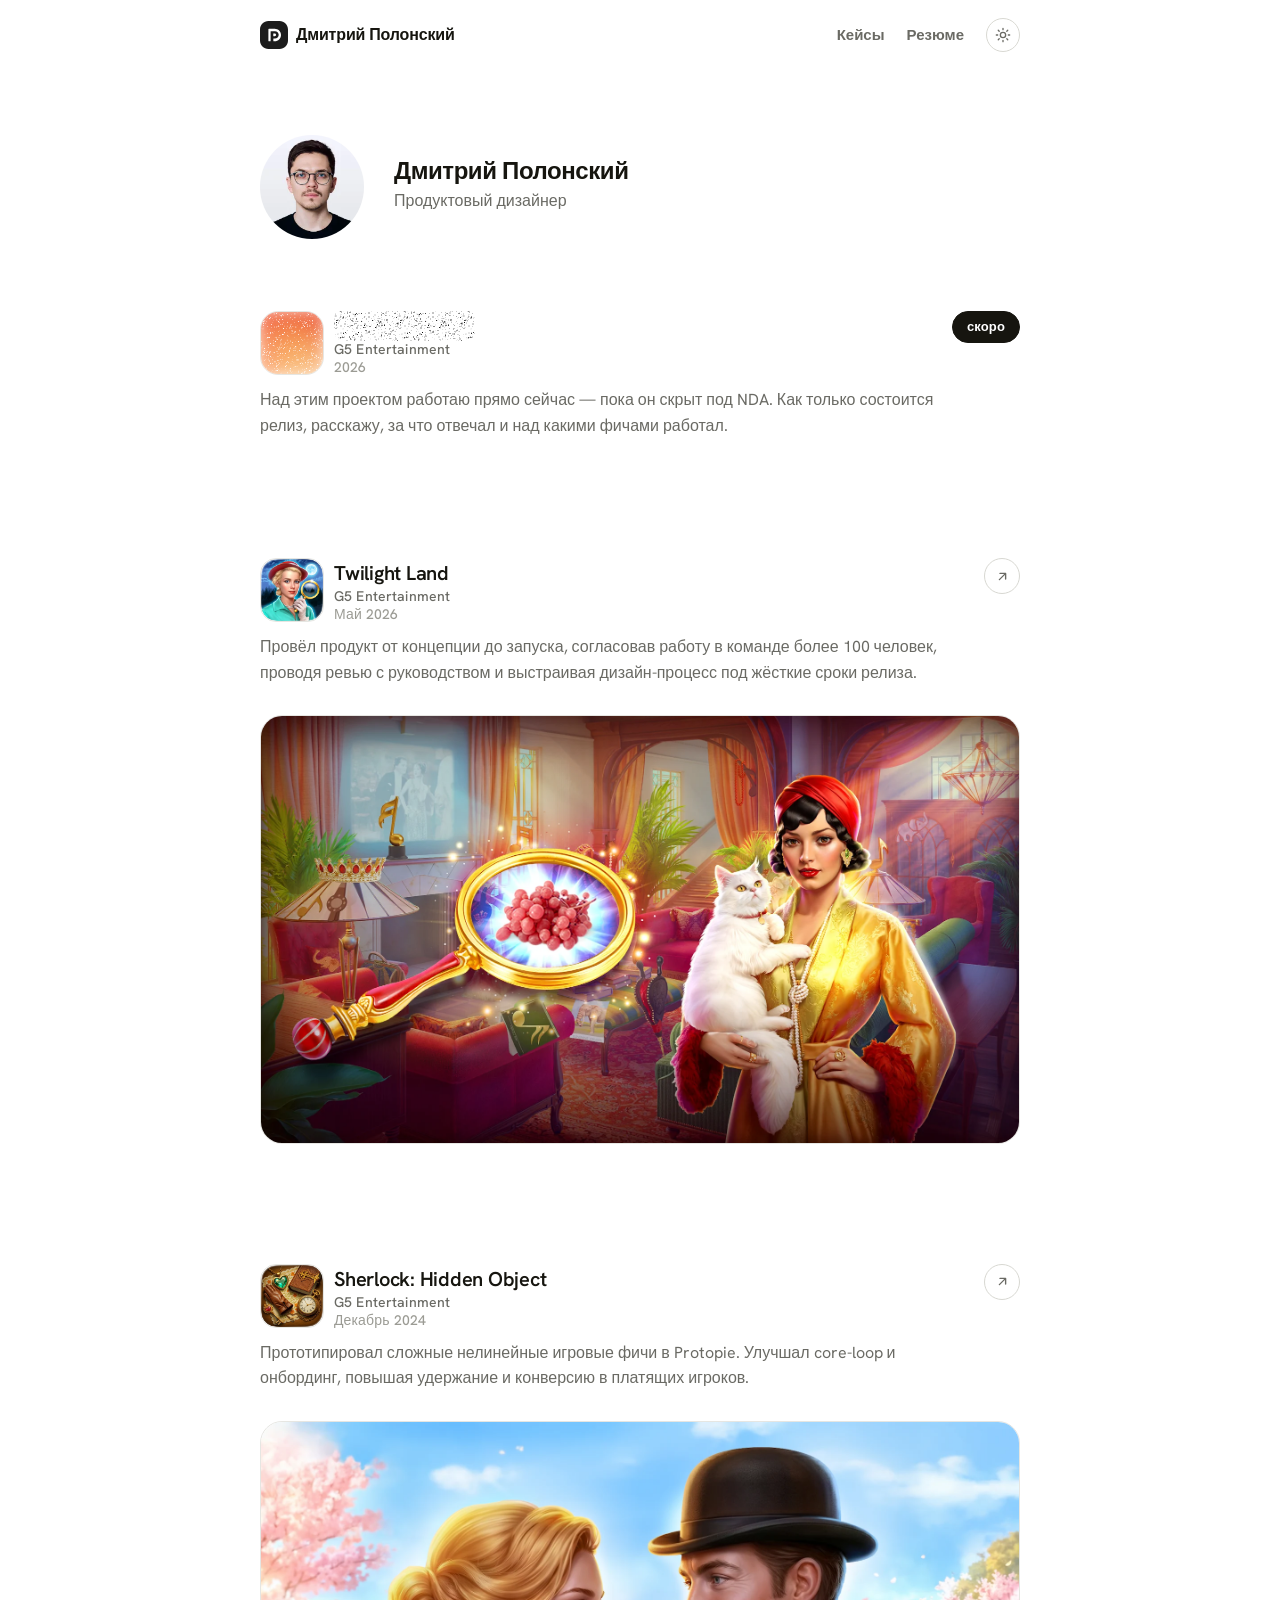
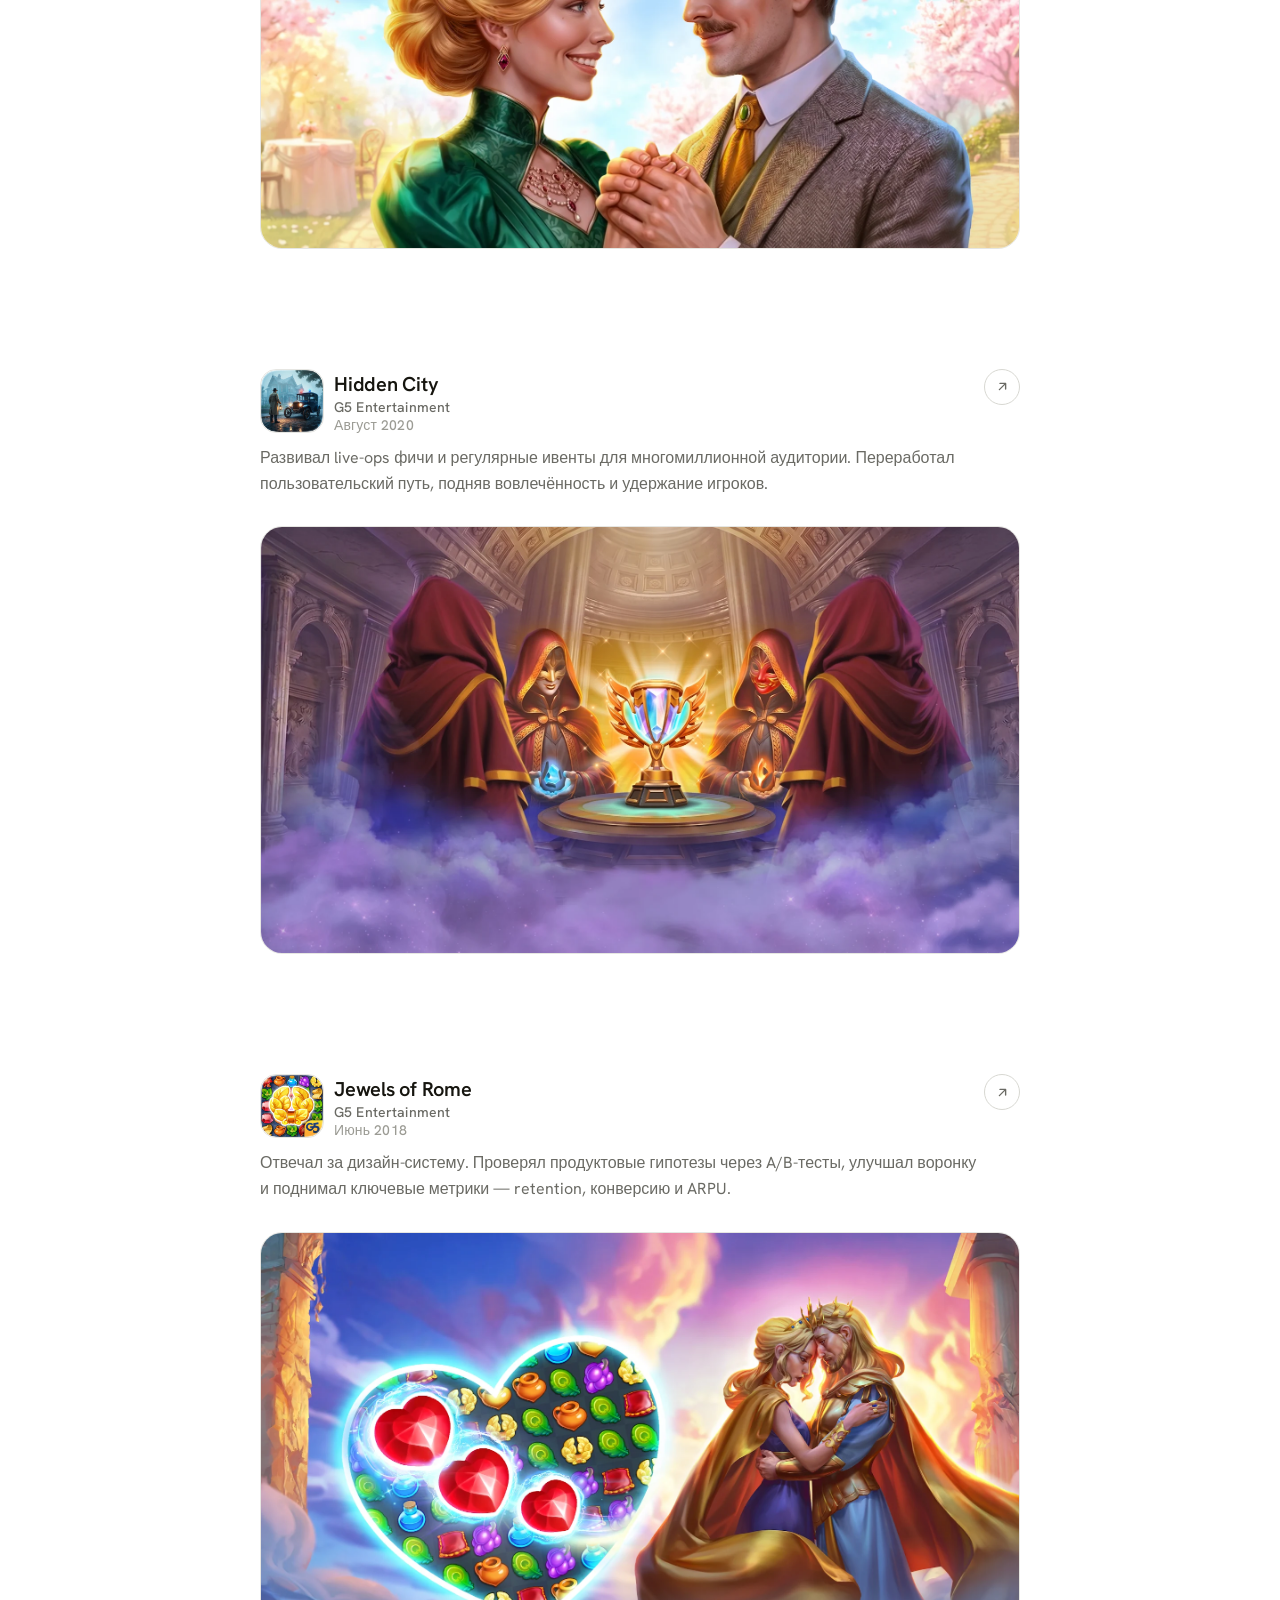
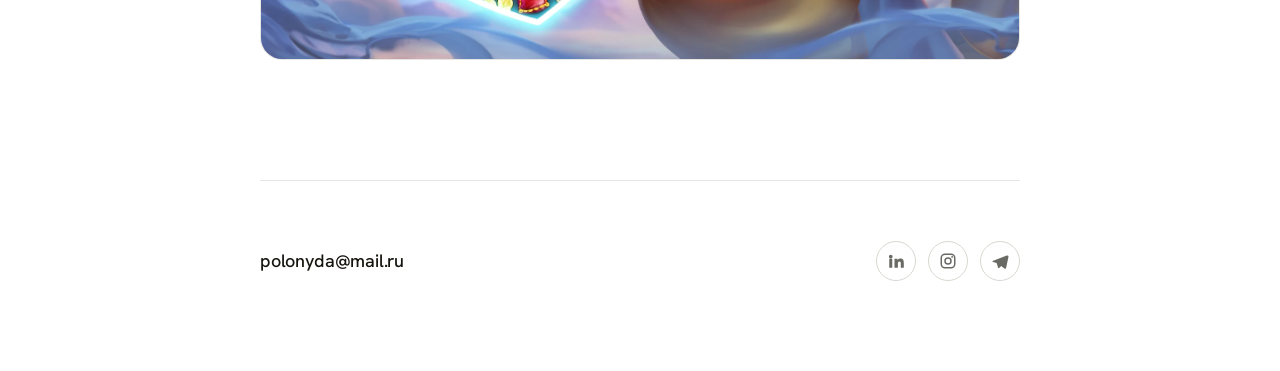
<file: index.html>
<!DOCTYPE html>
<html lang="ru" data-theme="light">
<head>
<meta charset="UTF-8" />
<meta name="viewport" content="width=device-width, initial-scale=1" />
<meta name="theme-color" content="#ffffff" />
<title>Дмитрий Полонский дизайнер интерфейсов</title>
<meta name="description" content="Дмитрий Полонский — дизайнер интерфейсов" />
<link rel="icon" type="image/svg+xml" href="assets/logo.svg" />
<link rel="stylesheet" href="styles.css?v=22" />
</head>
<body>

<!-- ============ NAV ============ -->
<header class="nav" id="nav">
  <div class="nav-inner">
    <a class="wordmark" href="/"><img class="logo" src="assets/logo.svg" alt="" aria-hidden="true" /> <span class="wm-first">Дмитрий</span>Полонский</a>
    <nav class="nav-right">
      <a class="nav-link" href="cases">Кейсы</a>
      <a class="nav-link" href="cv">Резюме</a>
      <button class="theme-toggle" id="themeBtn" aria-label="Toggle theme">
        <svg class="sun" viewBox="0 0 24 24" fill="none" stroke="currentColor" stroke-width="2" stroke-linecap="round"><circle cx="12" cy="12" r="4"/><path d="M12 2v2M12 20v2M4.9 4.9l1.4 1.4M17.7 17.7l1.4 1.4M2 12h2M20 12h2M4.9 19.1l1.4-1.4M17.7 6.3l1.4-1.4"/></svg>
        <svg class="moon" viewBox="0 0 24 24" fill="currentColor"><path d="M21 12.8A9 9 0 1 1 11.2 3a7 7 0 0 0 9.8 9.8z"/></svg>
      </button>
    </nav>
  </div>
</header>

<main id="top">

  <!-- ============ HERO ============ -->
  <section class="hero hero-row wrap" id="about" style="padding-top:64px">
    <img class="avatar" src="assets/avatar.webp" alt="Дмитрий Полонский" width="120" height="120" style="border-radius:100px" />
    <div class="hero-text">
      <h1>Дмитрий Полонский</h1>
      <p class="role">Продуктовый дизайнер</p>
    </div>
  </section>

  <!-- ============ FEED ============ -->
  <section class="feed wrap" style="padding-top:48px">

    <!-- 0 · NDA (spoiler) -->
    <article class="project reveal">
      <div class="project-icon spoiler"><img class="sp-c" src="assets/app-icon-nda.jpg" alt="" /></div>
      <div class="project-info"><a href="#" class="project-head">
        <span class="project-title"><span class="spoiler"><span class="sp-c">Проект в NDA</span></span></span>
      </a><div class="project-meta"><span class="company">G5 Entertainment</span><span class="period">2026</span></div></div>
      <span class="go go-soon">скоро</span>
      <p class="project-desc">Над этим проектом работаю прямо сейчас — пока он скрыт под NDA. Как только состоится релиз, расскажу, за что отвечал и над какими фичами работал.</p>
    </article>

    <!-- 1 · Left Rail -->
    <article class="project reveal">
      <img class="project-icon" src="assets/app-icon.png" alt="" />
      <div class="project-info"><a href="#" class="project-head">
        <span class="project-title">Twilight Land</span>
      </a><div class="project-meta"><span class="company">G5 Entertainment</span><span class="period">Май 2026</span></div></div>
      <span class="go"><svg viewBox="0 0 24 24" fill="none" stroke="currentColor" stroke-width="2.2" stroke-linecap="round" stroke-linejoin="round"><path d="M7 17 17 7M8 7h9v9"/></svg></span>
      <p class="project-desc">Провёл продукт от концепции до запуска, согласовав работу в команде более 100 человек, проводя ревью с руководством и выстраивая дизайн-процесс под жёсткие сроки релиза.</p>
      <div class="showcase">
        <img class="project-banner" src="assets/twilight-banner.png" alt="Twilight Land" />
      </div>
    </article>

    <!-- 2 · Interop -->
    <article class="project reveal">
      <img class="project-icon" src="assets/app-icon-sherlock.png" alt="" />
      <div class="project-info"><a href="#" class="project-head">
        <span class="project-title">Sherlock: Hidden Object</span>
      </a><div class="project-meta"><span class="company">G5 Entertainment</span><span class="period">Декабрь 2024</span></div></div>
      <span class="go"><svg viewBox="0 0 24 24" fill="none" stroke="currentColor" stroke-width="2.2" stroke-linecap="round" stroke-linejoin="round"><path d="M7 17 17 7M8 7h9v9"/></svg></span>
      <p class="project-desc">Прототипировал сложные нелинейные игровые фичи в Protopie. Улучшал core-loop и онбординг, повышая удержание и конверсию в платящих игроков.</p>
      <div class="showcase">
        <img class="project-banner" src="assets/shelock-banner.png" alt="Sherlock: Hidden Object" />
      </div>
    </article>

    <!-- 3 · Reels -->
    <article class="project reveal">
      <img class="project-icon" src="assets/app-icon-hiddencity.png" alt="" />
      <div class="project-info"><a href="#" class="project-head">
        <span class="project-title">Hidden City</span>
      </a><div class="project-meta"><span class="company">G5 Entertainment</span><span class="period">Август 2020</span></div></div>
      <span class="go"><svg viewBox="0 0 24 24" fill="none" stroke="currentColor" stroke-width="2.2" stroke-linecap="round" stroke-linejoin="round"><path d="M7 17 17 7M8 7h9v9"/></svg></span>
      <p class="project-desc">Развивал live-ops фичи и регулярные ивенты для многомиллионной аудитории. Переработал пользовательский путь, подняв вовлечённость и удержание игроков.</p>
      <div class="showcase">
        <img class="project-banner" src="assets/hiddencity-banner.png" alt="Hidden City" />
      </div>
    </article>

    <!-- 4 · Music -->
    <article class="project reveal">
      <img class="project-icon" src="assets/app-icon-rome.png" alt="" />
      <div class="project-info"><a href="#" class="project-head">
        <span class="project-title">Jewels of Rome</span>
      </a><div class="project-meta"><span class="company">G5 Entertainment</span><span class="period">Июнь 2018</span></div></div>
      <span class="go"><svg viewBox="0 0 24 24" fill="none" stroke="currentColor" stroke-width="2.2" stroke-linecap="round" stroke-linejoin="round"><path d="M7 17 17 7M8 7h9v9"/></svg></span>
      <p class="project-desc">Отвечал за дизайн-систему. Проверял продуктовые гипотезы через A/B-тесты, улучшал воронку и поднимал ключевые метрики — retention, конверсию и ARPU.</p>
      <div class="showcase">
        <img class="project-banner" src="assets/rome-banner.png" alt="Jewels of Rome" />
      </div>
    </article>

  </section>

  <!-- ============ FOOTER ============ -->
  <footer class="footer wrap">
    <a class="email" href="mailto:polonyda@mail.ru">polonyda@mail.ru</a>
    <div class="socials">
      <a href="https://www.linkedin.com/in/polonsky-dmitry/" target="_blank" rel="noopener" aria-label="LinkedIn"><svg viewBox="0 0 24 24" fill="currentColor"><path d="M4.98 3.5a2.5 2.5 0 1 1 0 5 2.5 2.5 0 0 1 0-5zM3 9h4v12H3zM10 9h3.8v1.7h.05c.53-1 1.83-2.05 3.77-2.05 4.03 0 4.78 2.65 4.78 6.1V21h-4v-5.4c0-1.3-.02-2.96-1.8-2.96-1.8 0-2.08 1.4-2.08 2.86V21H10z"/></svg></a>
      <a href="https://www.instagram.com/polonyda/" target="_blank" rel="noopener" aria-label="Instagram"><svg viewBox="0 0 24 24" fill="none" stroke="currentColor" stroke-width="2"><rect x="3" y="3" width="18" height="18" rx="5"/><circle cx="12" cy="12" r="4"/><circle cx="17.5" cy="6.5" r="1.2" fill="currentColor" stroke="none"/></svg></a>
      <a href="https://t.me/PolonskDA" target="_blank" rel="noopener" aria-label="Telegram"><svg viewBox="0 0 24 24" fill="currentColor"><path d="M21.94 4.3 2.9 11.64c-1.3.52-1.29 1.26-.24 1.58l4.88 1.52 1.88 5.78c.24.66.12.92.81.92.53 0 .77-.24 1.06-.53l2.3-2.24 4.79 3.54c.88.49 1.51.24 1.73-.82l3.13-14.74c.32-1.3-.5-1.88-1.31-1.57z"/></svg></a>
    </div>
  </footer>

</main>

<script src="image-slot.js"></script>
<script>
// Theme: respect saved choice, else system preference
(function () {
  const root = document.documentElement;
  const saved = localStorage.getItem('jk-theme');
  const prefersDark = window.matchMedia('(prefers-color-scheme: dark)').matches;
  root.setAttribute('data-theme', saved || (prefersDark ? 'dark' : 'light'));
  const setTC = () => { const col = getComputedStyle(root).getPropertyValue('--bg').trim() || '#ffffff'; const old = document.querySelector('meta[name="theme-color"]'); if (old) old.remove(); const m = document.createElement('meta'); m.setAttribute('name', 'theme-color'); m.setAttribute('content', col); document.head.appendChild(m); };
  setTC();
  const btn = document.getElementById('themeBtn');
  btn.addEventListener('click', () => {
    const next = root.getAttribute('data-theme') === 'dark' ? 'light' : 'dark';
    root.setAttribute('data-theme', next);
    localStorage.setItem('jk-theme', next);
    setTC();
  });
})();
// Nav border on scroll
(function () {
  const nav = document.getElementById('nav');
  const onScroll = () => nav.classList.toggle('scrolled', window.scrollY > 8);
  onScroll();
  window.addEventListener('scroll', onScroll, { passive: true });
})();
// Scroll reveal
(function () {
  const items = document.querySelectorAll('.reveal');
  if (!('IntersectionObserver' in window)) { items.forEach((el) => el.classList.add('in')); return; }
  const io = new IntersectionObserver((entries) => {
    entries.forEach((e) => { if (e.isIntersecting) { e.target.classList.add('in'); io.unobserve(e.target); } });
  }, { threshold: 0.12, rootMargin: '0px 0px -8% 0px' });
  items.forEach((el) => io.observe(el));
})();
// Telegram-style spoiler particles (smooth, lightweight)
(function () {
  const spoilers = Array.from(document.querySelectorAll('.spoiler'));
  if (!spoilers.length) return;

  // One small seamless (toroidal) particle field, simulated once per frame,
  // then tiled over every spoiler via a repeating pattern. Heavy math touches
  // only TILE×TILE pixels regardless of how big/many the spoilers are → cheap @ 60fps.
  const TILE = 128;
  function mkTile() {
    const c = document.createElement('canvas'); c.width = c.height = TILE;
    const ctx = c.getContext('2d');
    const img = ctx.createImageData(TILE, TILE);
    return { c, ctx, img, buf: new Uint32Array(img.data.buffer) };
  }
  const white = mkTile(), black = mkTile();

  const N = Math.round((TILE * TILE) / 22);
  const ps = [];
  for (let i = 0; i < N; i++) {
    ps.push({
      x: Math.random() * TILE, y: Math.random() * TILE,
      vx: (Math.random() - 0.5) * 12, vy: (Math.random() - 0.5) * 12,
      a: Math.random(),
      da: (Math.random() * 0.03 + 0.008) * (Math.random() < 0.5 ? -1 : 1),
      s: Math.random() < 0.5 ? 1 : 2
    });
  }

  // title dots: black on light theme, white on dark theme; everything else white
  const isDark = () => document.documentElement.getAttribute('data-theme') === 'dark';
  const tileFor = (f) => (f.isTitle && !isDark()) ? black.c : white.c;
  const fields = spoilers.map((el) => {
    const c = document.createElement('canvas');
    c.className = 'spoiler-fx';
    el.appendChild(c);
    const f = { el, c, ctx: c.getContext('2d'), isTitle: !!el.closest('.project-title'), w: 0, h: 0, visible: true };
    f.tile = tileFor(f);
    return f;
  });
  new MutationObserver(() => { for (const f of fields) f.tile = tileFor(f); })
    .observe(document.documentElement, { attributes: true, attributeFilter: ['data-theme'] });
  const RS = 2;  // 2× res everywhere → smaller, denser particles like on mobile
  function resize() {
    for (const f of fields) {
      const r = f.el.getBoundingClientRect();
      f.w = Math.max(1, Math.round(r.width * RS));
      f.h = Math.max(1, Math.round(r.height * RS));
      f.c.width = f.w; f.c.height = f.h;
    }
  }
  resize();
  window.addEventListener('resize', resize);
  window.addEventListener('load', resize);
  // recompute once each spoiler reaches its real size (e.g. after the banner image loads)
  if ('ResizeObserver' in window) {
    const ro = new ResizeObserver(() => resize());
    fields.forEach((f) => ro.observe(f.el));
  }

  const wb = white.buf, bb = black.buf;
  let last = performance.now(), running = true;
  function frame(now) {
    if (running) requestAnimationFrame(frame);
    const step = Math.min((now - last) / 1000, 0.05);
    last = now;

    wb.fill(0); bb.fill(0);
    for (const p of ps) {
      p.x += p.vx * step; p.y += p.vy * step;
      if (p.x < 0) p.x += TILE; else if (p.x >= TILE) p.x -= TILE;
      if (p.y < 0) p.y += TILE; else if (p.y >= TILE) p.y -= TILE;
      p.a += p.da;
      if (p.a <= 0.05) { p.a = 0.05; p.da = -p.da; }
      else if (p.a >= 1) { p.a = 1; p.da = -p.da; }
      const al = (p.a * 255) << 24, wc = al | 0x00ffffff, bc = al;
      const px = p.x | 0, py = p.y | 0;
      const put = (xx, yy) => {
        const i = ((yy & (TILE - 1)) * TILE) + (xx & (TILE - 1)); // wrap (TILE is pow2)
        wb[i] = wc; bb[i] = bc;
      };
      put(px, py);
      if (p.s === 2) { put(px + 1, py); put(px, py + 1); put(px + 1, py + 1); }
    }
    white.ctx.putImageData(white.img, 0, 0);
    black.ctx.putImageData(black.img, 0, 0);

    for (const f of fields) {
      if (!f.visible) continue;
      const ctx = f.ctx;
      ctx.clearRect(0, 0, f.w, f.h);
      ctx.fillStyle = ctx.createPattern(f.tile, 'repeat');
      ctx.fillRect(0, 0, f.w, f.h);
    }
  }

  if ('IntersectionObserver' in window) {
    const io = new IntersectionObserver((entries) => {
      entries.forEach((e) => {
        const f = fields.find((x) => x.el === e.target);
        if (f) f.visible = e.isIntersecting;
      });
    }, { rootMargin: '60px' });
    fields.forEach((f) => io.observe(f.el));
  }
  document.addEventListener('visibilitychange', () => {
    if (document.hidden) { running = false; }
    else if (!running) { running = true; last = performance.now(); requestAnimationFrame(frame); }
  });

  requestAnimationFrame(frame);
})();
</script>
</body>
</html>
</file>
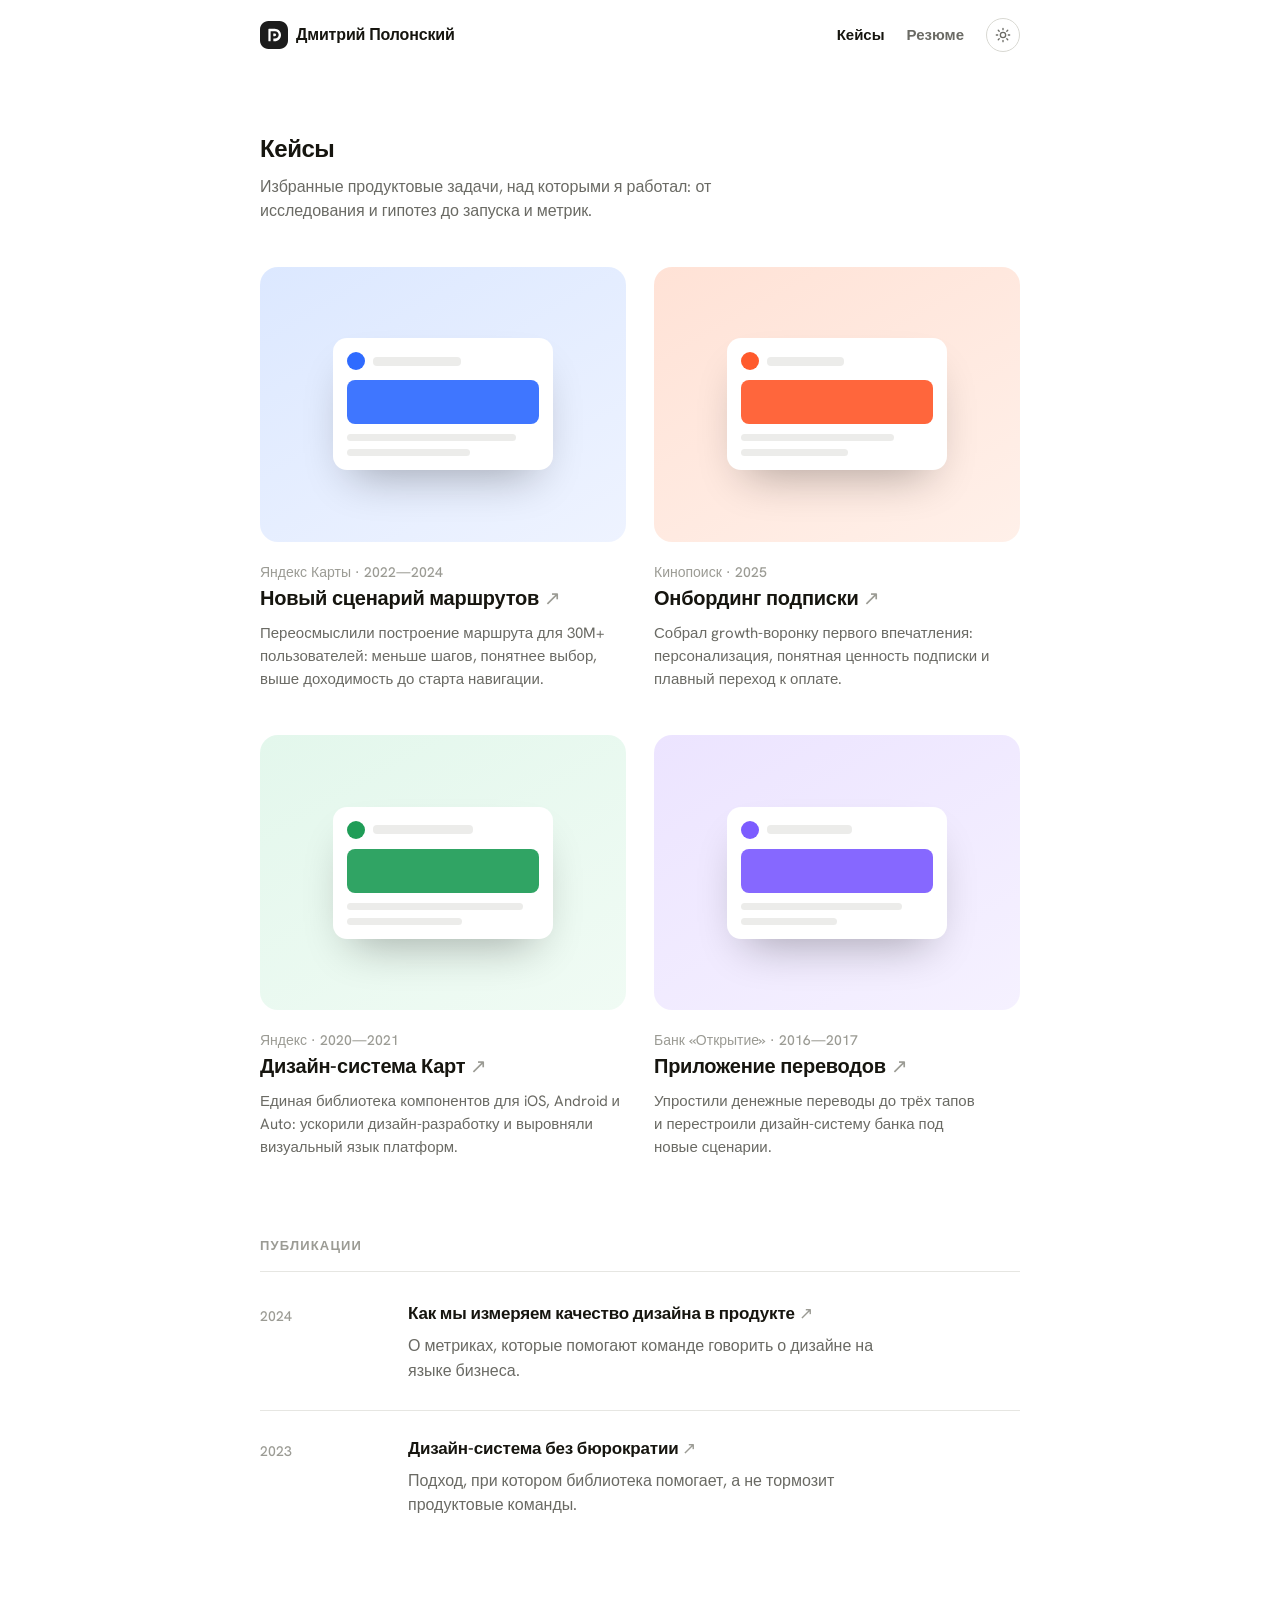
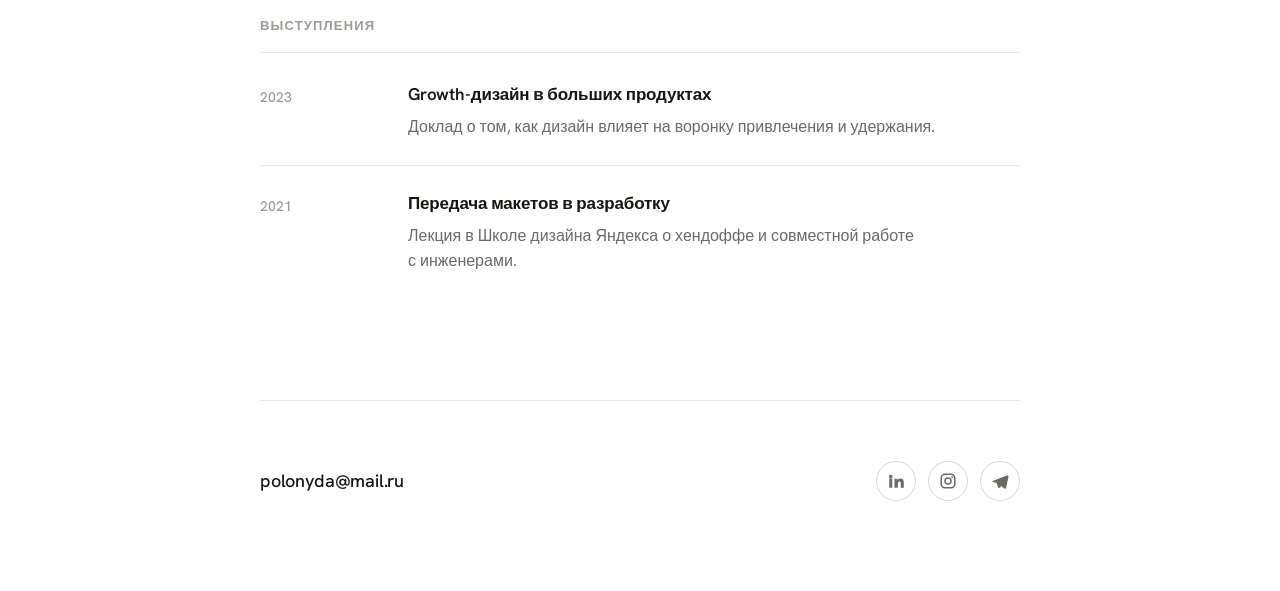
<file: cases.html>
<!DOCTYPE html>
<html lang="ru" data-theme="light">
<head>
<meta charset="UTF-8" />
<meta name="viewport" content="width=device-width, initial-scale=1" />
<meta name="theme-color" content="#ffffff" />
<title>Дмитрий Полонский — Кейсы</title>
<meta name="description" content="Избранные кейсы — цифровой продуктовый дизайнер" />
<link rel="icon" type="image/svg+xml" href="assets/logo.svg" />
<link rel="stylesheet" href="styles.css?v=22" />
</head>
<body>

<!-- ============ NAV ============ -->
<header class="nav" id="nav">
  <div class="nav-inner">
    <a class="wordmark" href="/"><img class="logo" src="assets/logo.svg" alt="" aria-hidden="true" /> <span class="wm-first">Дмитрий</span>Полонский</a>
    <nav class="nav-right">
      <a class="nav-link active" href="cases">Кейсы</a>
      <a class="nav-link" href="cv">Резюме</a>
      <button class="theme-toggle" id="themeBtn" aria-label="Toggle theme">
        <svg class="sun" viewBox="0 0 24 24" fill="none" stroke="currentColor" stroke-width="2" stroke-linecap="round"><circle cx="12" cy="12" r="4"/><path d="M12 2v2M12 20v2M4.9 4.9l1.4 1.4M17.7 17.7l1.4 1.4M2 12h2M20 12h2M4.9 19.1l1.4-1.4M17.7 6.3l1.4-1.4"/></svg>
        <svg class="moon" viewBox="0 0 24 24" fill="currentColor"><path d="M21 12.8A9 9 0 1 1 11.2 3a7 7 0 0 0 9.8 9.8z"/></svg>
      </button>
    </nav>
  </div>
</header>

<main id="top">

  <!-- ============ INTRO ============ -->
  <section class="page-head wrap">
    <h1>Кейсы</h1>
    <p>Избранные продуктовые задачи, над которыми я работал: от исследования и гипотез до запуска и метрик.</p>
  </section>

  <!-- ============ CASE LIST ============ -->
  <section class="wrap">
    <div class="case-list">

      <article class="case-card reveal" style="--cg1:#dce8ff;--cg2:#eef3ff;--accent2:#2f6bff">
        <a class="case-cover" href="case-maps" aria-label="Открыть кейс">
          <div class="cover-screen">
            <div class="cs-top"><span class="cs-dot"></span><span class="cs-line lg" style="width:46%"></span></div>
            <div class="cs-hero"></div>
            <span class="cs-line" style="width:88%"></span>
            <span class="cs-line" style="width:64%"></span>
          </div>
        </a>
        <div class="case-meta">Яндекс Карты · 2022—2024</div>
        <a class="case-title-link" href="case-maps">Новый сценарий маршрутов <span class="ext">↗</span></a>
        <p class="case-desc">Переосмыслили построение маршрута для 30M+ пользователей: меньше шагов, понятнее выбор, выше доходимость до старта навигации.</p>
      </article>

      <article class="case-card reveal" style="--cg1:#ffe2d6;--cg2:#fff0e9;--accent2:#ff5a2c">
        <a class="case-cover" href="case-kinopoisk" aria-label="Открыть кейс">
          <div class="cover-screen">
            <div class="cs-top"><span class="cs-dot"></span><span class="cs-line lg" style="width:40%"></span></div>
            <div class="cs-hero"></div>
            <span class="cs-line" style="width:80%"></span>
            <span class="cs-line" style="width:56%"></span>
          </div>
        </a>
        <div class="case-meta">Кинопоиск · 2025</div>
        <a class="case-title-link" href="case-kinopoisk">Онбординг подписки <span class="ext">↗</span></a>
        <p class="case-desc">Собрал growth-воронку первого впечатления: персонализация, понятная ценность подписки и плавный переход к оплате.</p>
      </article>

      <article class="case-card reveal" style="--cg1:#e3f7ec;--cg2:#f0fbf4;--accent2:#1f9d57">
        <a class="case-cover" href="case-ds" aria-label="Открыть кейс">
          <div class="cover-screen">
            <div class="cs-top"><span class="cs-dot"></span><span class="cs-line lg" style="width:52%"></span></div>
            <div class="cs-hero"></div>
            <span class="cs-line" style="width:92%"></span>
            <span class="cs-line" style="width:60%"></span>
          </div>
        </a>
        <div class="case-meta">Яндекс · 2020—2021</div>
        <a class="case-title-link" href="case-ds">Дизайн-система Карт <span class="ext">↗</span></a>
        <p class="case-desc">Единая библиотека компонентов для iOS, Android и Auto: ускорили дизайн-разработку и выровняли визуальный язык платформ.</p>
      </article>

      <article class="case-card reveal" style="--cg1:#ece4ff;--cg2:#f5f1ff;--accent2:#7c5cff">
        <a class="case-cover" href="case-bank" aria-label="Открыть кейс">
          <div class="cover-screen">
            <div class="cs-top"><span class="cs-dot"></span><span class="cs-line lg" style="width:44%"></span></div>
            <div class="cs-hero"></div>
            <span class="cs-line" style="width:84%"></span>
            <span class="cs-line" style="width:50%"></span>
          </div>
        </a>
        <div class="case-meta">Банк «Открытие» · 2016—2017</div>
        <a class="case-title-link" href="case-bank">Приложение переводов <span class="ext">↗</span></a>
        <p class="case-desc">Упростили денежные переводы до трёх тапов и перестроили дизайн-систему банка под новые сценарии.</p>
      </article>

    </div>
  </section>

  <!-- ============ WRITING ============ -->
  <section class="cv wrap" style="padding-top:0">
    <div class="cv-group">
      <div class="cv-group-title">Публикации</div>

      <div class="cv-entry reveal">
        <div class="cv-year">2024</div>
        <div class="cv-body">
          <a class="cv-role" href="#" target="_blank" rel="noopener">Как мы измеряем качество дизайна в продукте <span class="ext">↗</span></a>
          <p class="cv-desc">О метриках, которые помогают команде говорить о дизайне на языке бизнеса.</p>
        </div>
      </div>

      <div class="cv-entry reveal">
        <div class="cv-year">2023</div>
        <div class="cv-body">
          <a class="cv-role" href="#" target="_blank" rel="noopener">Дизайн-система без бюрократии <span class="ext">↗</span></a>
          <p class="cv-desc">Подход, при котором библиотека помогает, а не тормозит продуктовые команды.</p>
        </div>
      </div>
    </div>

    <!-- ============ SPEAKING ============ -->
    <div class="cv-group">
      <div class="cv-group-title">Выступления</div>

      <div class="cv-entry reveal">
        <div class="cv-year">2023</div>
        <div class="cv-body">
          <span class="cv-role">Growth-дизайн в больших продуктах</span>
          <p class="cv-desc">Доклад о том, как дизайн влияет на воронку привлечения и удержания.</p>
        </div>
      </div>

      <div class="cv-entry reveal">
        <div class="cv-year">2021</div>
        <div class="cv-body">
          <span class="cv-role">Передача макетов в разработку</span>
          <p class="cv-desc">Лекция в Школе дизайна Яндекса о хендоффе и совместной работе с инженерами.</p>
        </div>
      </div>
    </div>
  </section>

  <!-- ============ FOOTER ============ -->
  <footer class="footer wrap">
    <a class="email" href="mailto:polonyda@mail.ru">polonyda@mail.ru</a>
    <div class="socials">
      <a href="https://www.linkedin.com/in/polonsky-dmitry/" target="_blank" rel="noopener" aria-label="LinkedIn"><svg viewBox="0 0 24 24" fill="currentColor"><path d="M4.98 3.5a2.5 2.5 0 1 1 0 5 2.5 2.5 0 0 1 0-5zM3 9h4v12H3zM10 9h3.8v1.7h.05c.53-1 1.83-2.05 3.77-2.05 4.03 0 4.78 2.65 4.78 6.1V21h-4v-5.4c0-1.3-.02-2.96-1.8-2.96-1.8 0-2.08 1.4-2.08 2.86V21H10z"/></svg></a>
      <a href="https://www.instagram.com/polonyda/" target="_blank" rel="noopener" aria-label="Instagram"><svg viewBox="0 0 24 24" fill="none" stroke="currentColor" stroke-width="2"><rect x="3" y="3" width="18" height="18" rx="5"/><circle cx="12" cy="12" r="4"/><circle cx="17.5" cy="6.5" r="1.2" fill="currentColor" stroke="none"/></svg></a>
      <a href="https://t.me/PolonskDA" target="_blank" rel="noopener" aria-label="Telegram"><svg viewBox="0 0 24 24" fill="currentColor"><path d="M21.94 4.3 2.9 11.64c-1.3.52-1.29 1.26-.24 1.58l4.88 1.52 1.88 5.78c.24.66.12.92.81.92.53 0 .77-.24 1.06-.53l2.3-2.24 4.79 3.54c.88.49 1.51.24 1.73-.82l3.13-14.74c.32-1.3-.5-1.88-1.31-1.57z"/></svg></a>
    </div>
  </footer>

</main>

<script>
(function () {
  const root = document.documentElement;
  const saved = localStorage.getItem('jk-theme');
  const prefersDark = window.matchMedia('(prefers-color-scheme: dark)').matches;
  root.setAttribute('data-theme', saved || (prefersDark ? 'dark' : 'light'));
  const setTC = () => { const col = getComputedStyle(root).getPropertyValue('--bg').trim() || '#ffffff'; const old = document.querySelector('meta[name="theme-color"]'); if (old) old.remove(); const m = document.createElement('meta'); m.setAttribute('name', 'theme-color'); m.setAttribute('content', col); document.head.appendChild(m); };
  setTC();
  const btn = document.getElementById('themeBtn');
  btn.addEventListener('click', () => {
    const next = root.getAttribute('data-theme') === 'dark' ? 'light' : 'dark';
    root.setAttribute('data-theme', next);
    localStorage.setItem('jk-theme', next);
    setTC();
  });
})();
(function () {
  const nav = document.getElementById('nav');
  const onScroll = () => nav.classList.toggle('scrolled', window.scrollY > 8);
  onScroll();
  window.addEventListener('scroll', onScroll, { passive: true });
})();
(function () {
  const items = document.querySelectorAll('.reveal');
  if (!('IntersectionObserver' in window)) { items.forEach((el) => el.classList.add('in')); return; }
  const io = new IntersectionObserver((entries) => {
    entries.forEach((e) => { if (e.isIntersecting) { e.target.classList.add('in'); io.unobserve(e.target); } });
  }, { threshold: 0.08, rootMargin: '0px 0px -6% 0px' });
  items.forEach((el) => io.observe(el));
})();
</script>
</body>
</html>
</file>
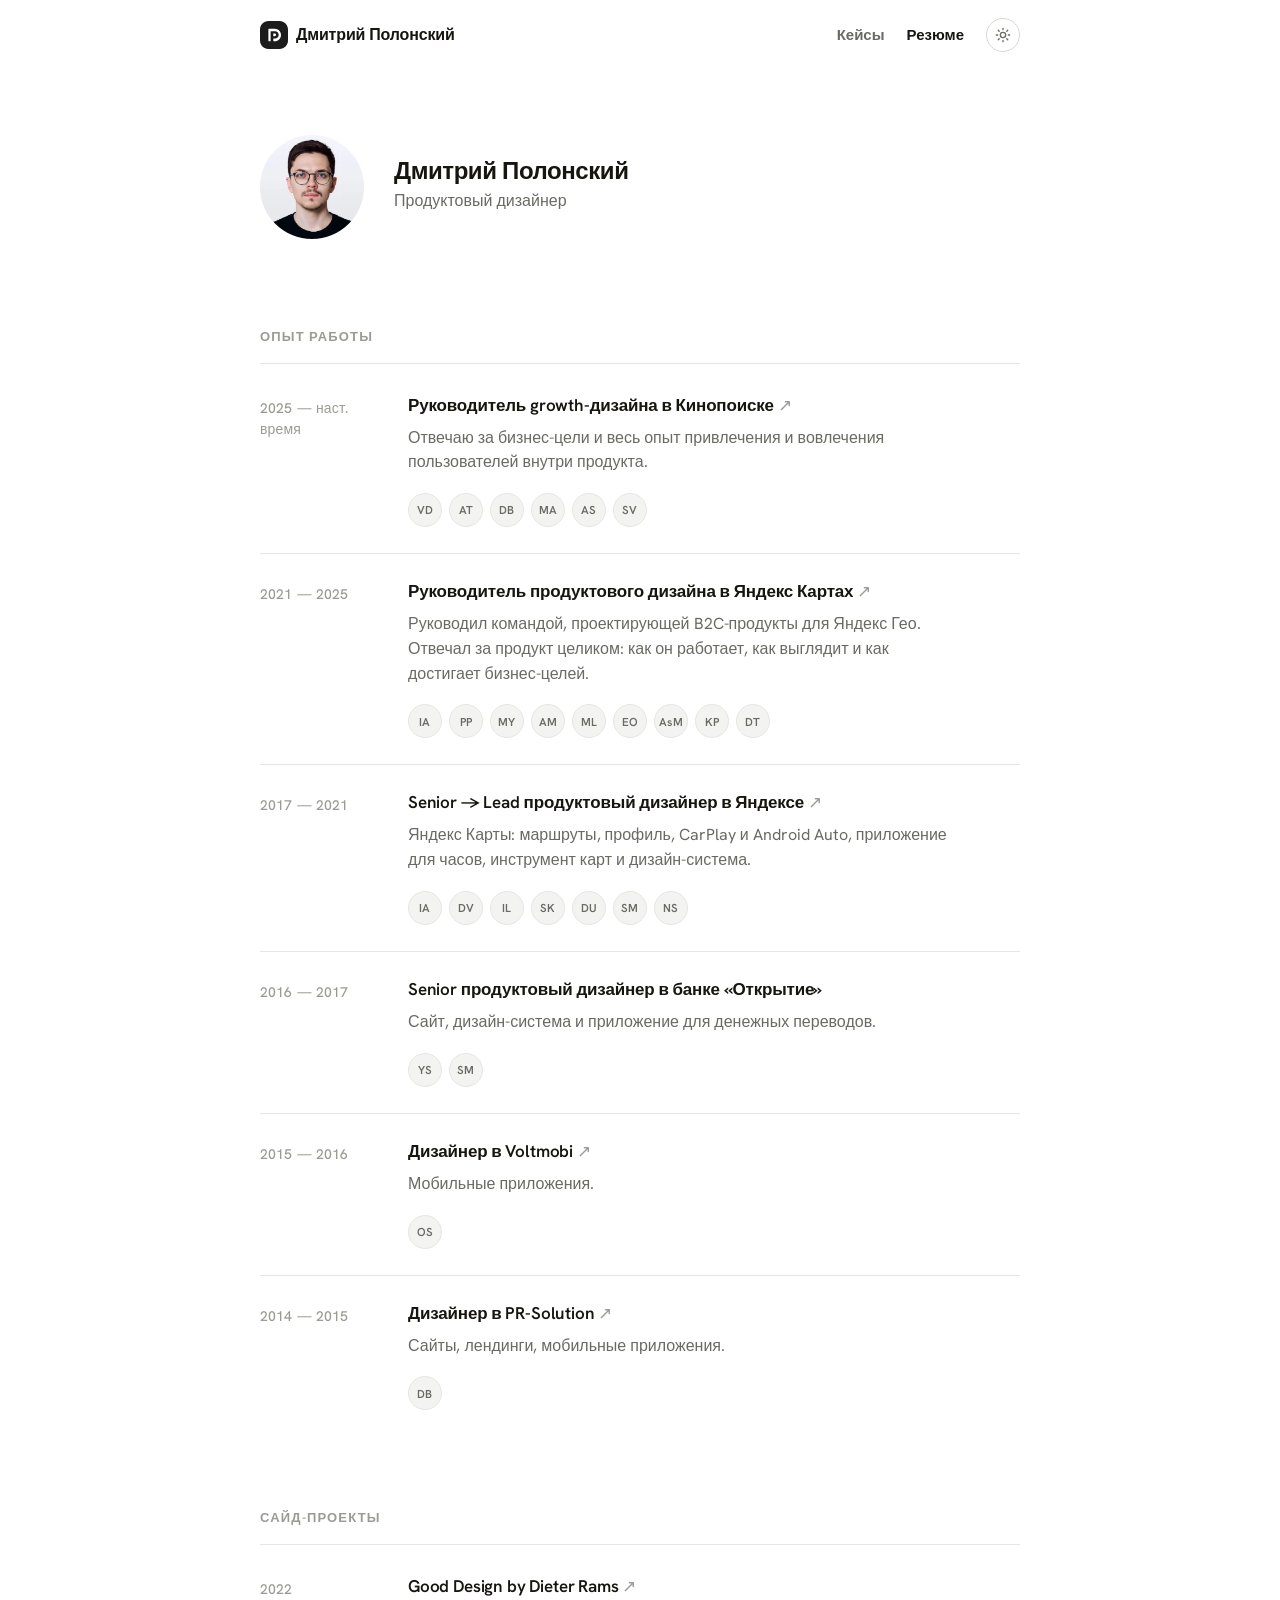
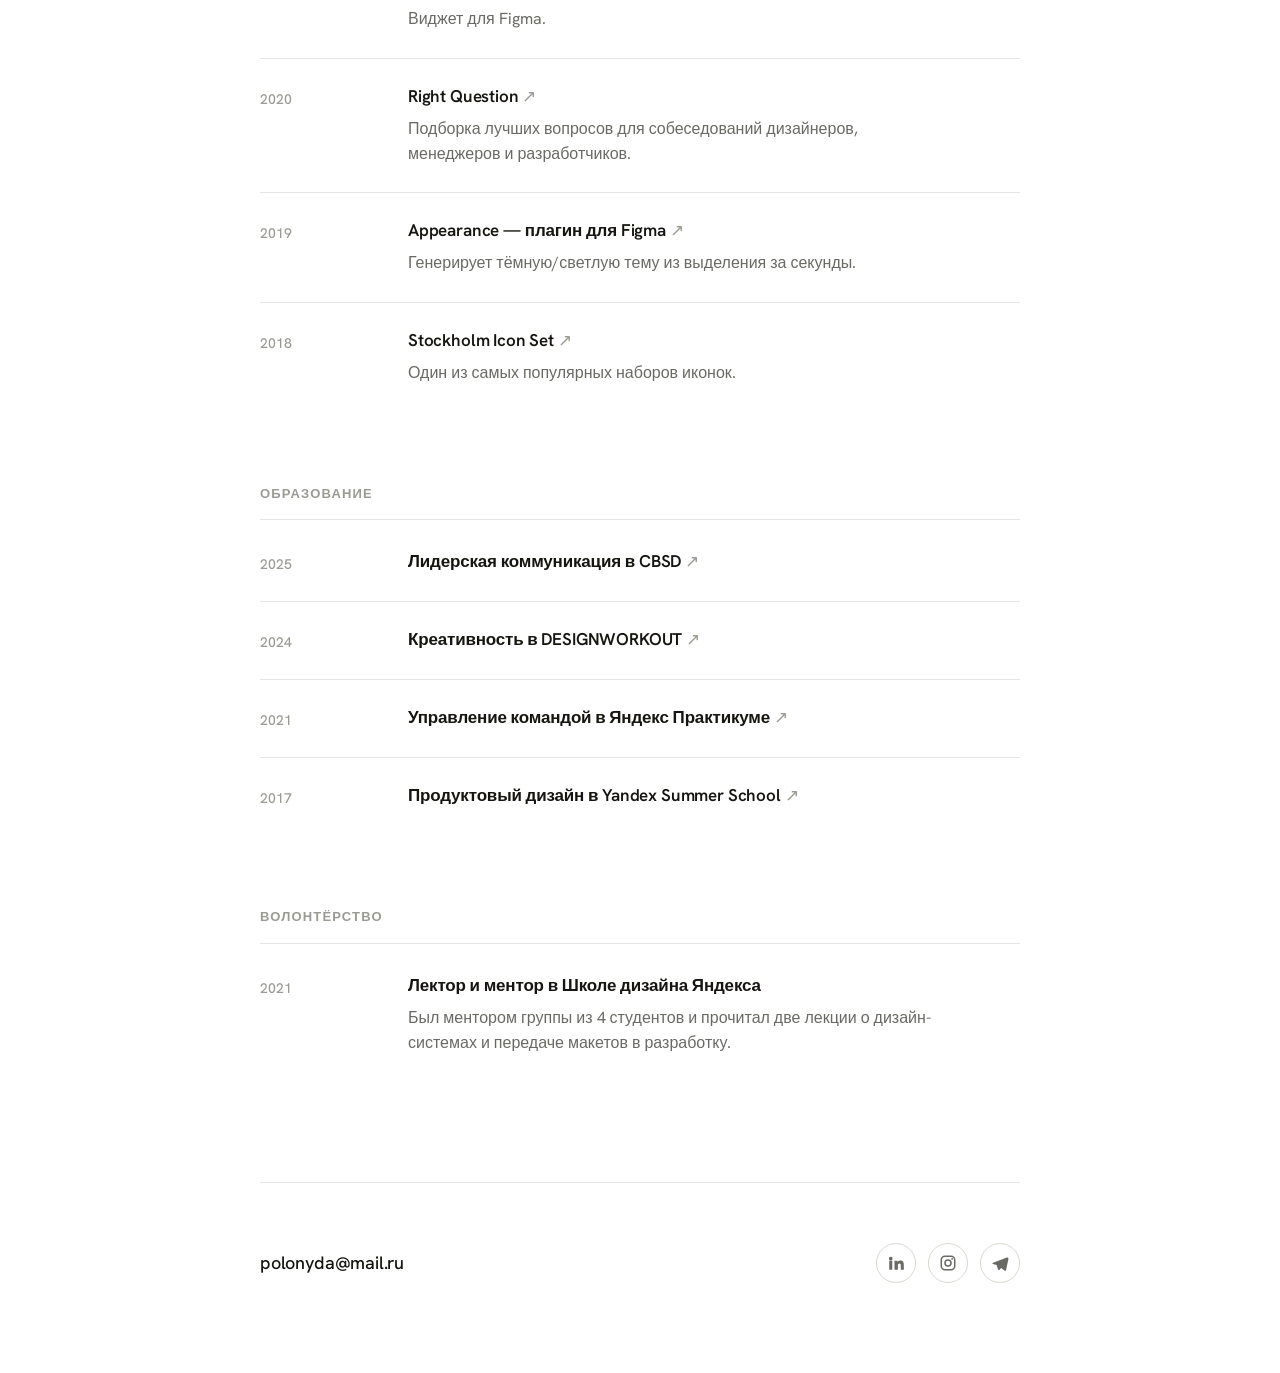
<file: cv.html>
<!DOCTYPE html>
<html lang="ru" data-theme="light">
<head>
<meta charset="UTF-8" />
<meta name="viewport" content="width=device-width, initial-scale=1" />
<meta name="theme-color" content="#ffffff" />
<title>Дмитрий Полонский — Резюме</title>
<meta name="description" content="Резюме — цифровой продуктовый дизайнер" />
<link rel="icon" type="image/svg+xml" href="assets/logo.svg" />
<link rel="stylesheet" href="styles.css?v=22" />
</head>
<body>

<!-- ============ NAV ============ -->
<header class="nav" id="nav">
  <div class="nav-inner">
    <a class="wordmark" href="/"><img class="logo" src="assets/logo.svg" alt="" aria-hidden="true" /> <span class="wm-first">Дмитрий</span>Полонский</a>
    <nav class="nav-right">
      <a class="nav-link" href="cases">Кейсы</a>
      <a class="nav-link active" href="cv">Резюме</a>
      <button class="theme-toggle" id="themeBtn" aria-label="Toggle theme">
        <svg class="sun" viewBox="0 0 24 24" fill="none" stroke="currentColor" stroke-width="2" stroke-linecap="round"><circle cx="12" cy="12" r="4"/><path d="M12 2v2M12 20v2M4.9 4.9l1.4 1.4M17.7 17.7l1.4 1.4M2 12h2M20 12h2M4.9 19.1l1.4-1.4M17.7 6.3l1.4-1.4"/></svg>
        <svg class="moon" viewBox="0 0 24 24" fill="currentColor"><path d="M21 12.8A9 9 0 1 1 11.2 3a7 7 0 0 0 9.8 9.8z"/></svg>
      </button>
    </nav>
  </div>
</header>

<main id="top">

  <!-- ============ HERO ============ -->
  <section class="hero hero-row wrap" id="about" style="padding-top:64px">
    <img class="avatar" src="assets/avatar.webp" alt="Дмитрий Полонский" width="120" height="120" style="border-radius:100px" />
    <div class="hero-text">
      <h1>Дмитрий Полонский</h1>
      <p class="role">Продуктовый дизайнер</p>
    </div>
  </section>

  <!-- ============ CV ============ -->
  <section class="cv wrap">

    <!-- Experience -->
    <div class="cv-group">
      <div class="cv-group-title">Опыт работы</div>

      <div class="cv-entry reveal">
        <div class="cv-year">2025 — наст. время</div>
        <div class="cv-body">
          <a class="cv-role" href="https://apps.apple.com/us/app/kinopoisk-movies-and-series/id477718890" target="_blank" rel="noopener">Руководитель growth-дизайна в Кинопоиске <span class="ext">↗</span></a>
          <p class="cv-desc">Отвечаю за бизнес-цели и весь опыт привлечения и вовлечения пользователей внутри продукта.</p>
          <div class="cv-people">
            <a class="cv-ava" href="https://www.linkedin.com/in/vladislavdenisov/" target="_blank" rel="noopener" title="Vladislav Denisov">VD</a>
            <a class="cv-ava" href="https://www.linkedin.com/in/alan-temiraev-04959854/" target="_blank" rel="noopener" title="Alan Temiraev">AT</a>
            <a class="cv-ava" href="https://www.linkedin.com/in/dashbary/" target="_blank" rel="noopener" title="Dasha Baryshnikova">DB</a>
            <a class="cv-ava" href="https://www.linkedin.com/in/iammishaanikin/" target="_blank" rel="noopener" title="Misha Anikin">MA</a>
            <a class="cv-ava" href="https://www.facebook.com/alina.starostina.73" target="_blank" rel="noopener" title="Alina Starostina">AS</a>
            <span class="cv-ava" title="Sasha Vagichev">SV</span>
          </div>
        </div>
      </div>

      <div class="cv-entry reveal">
        <div class="cv-year">2021 — 2025</div>
        <div class="cv-body">
          <a class="cv-role" href="https://apps.apple.com/ru/app/yandex-maps-navigator/id313877526?l=en" target="_blank" rel="noopener">Руководитель продуктового дизайна в Яндекс Картах <span class="ext">↗</span></a>
          <p class="cv-desc">Руководил командой, проектирующей B2C-продукты для Яндекс Гео. Отвечал за продукт целиком: как он работает, как выглядит и как достигает бизнес-целей.</p>
          <div class="cv-people">
            <a class="cv-ava" href="https://www.linkedin.com/in/ilia-aleksandrov-ba875198/" target="_blank" rel="noopener" title="Ilia Aleksandrov">IA</a>
            <a class="cv-ava" href="https://www.linkedin.com/in/paspersh/" target="_blank" rel="noopener" title="Pavel Pershin">PP</a>
            <a class="cv-ava" href="https://www.linkedin.com/in/defaultcharset/" target="_blank" rel="noopener" title="Michael Yarygin">MY</a>
            <a class="cv-ava" href="https://www.linkedin.com/in/ann-marushkina-bbb587211/" target="_blank" rel="noopener" title="Ann Marushkina">AM</a>
            <a class="cv-ava" href="https://www.linkedin.com/in/mike-lukashin/" target="_blank" rel="noopener" title="Mike Lukashin">ML</a>
            <a class="cv-ava" href="https://www.linkedin.com/in/evgenia-onosova-3b8672162/" target="_blank" rel="noopener" title="Evgenia Onosova">EO</a>
            <a class="cv-ava" href="https://www.linkedin.com/in/asya-molchanova-84a1bb25b/" target="_blank" rel="noopener" title="Asya Molchanova">AsM</a>
            <a class="cv-ava" href="https://www.linkedin.com/in/katarinst/" target="_blank" rel="noopener" title="Katarina Petrenko">KP</a>
            <a class="cv-ava" href="https://www.linkedin.com/in/jasonomio/" target="_blank" rel="noopener" title="Dmitriy Timofeev">DT</a>
          </div>
        </div>
      </div>

      <div class="cv-entry reveal">
        <div class="cv-year">2017 — 2021</div>
        <div class="cv-body">
          <a class="cv-role" href="https://apps.apple.com/ru/app/yandex-maps-navigator/id313877526?l=en" target="_blank" rel="noopener">Senior → Lead продуктовый дизайнер в Яндексе <span class="ext">↗</span></a>
          <p class="cv-desc">Яндекс Карты: маршруты, профиль, CarPlay и Android Auto, приложение для часов, инструмент карт и дизайн-система.</p>
          <div class="cv-people">
            <a class="cv-ava" href="https://www.linkedin.com/in/ilia-aleksandrov-ba875198/" target="_blank" rel="noopener" title="Ilia Aleksandrov">IA</a>
            <a class="cv-ava" href="https://www.linkedin.com/in/daria-works/" target="_blank" rel="noopener" title="Daria V.">DV</a>
            <a class="cv-ava" href="https://www.linkedin.com/in/1lebedev/" target="_blank" rel="noopener" title="Ilia Lebedev">IL</a>
            <a class="cv-ava" href="https://www.linkedin.com/in/scudkotonog/" target="_blank" rel="noopener" title="Scud Kotonog">SK</a>
            <a class="cv-ava" href="https://www.linkedin.com/in/udobnyj/" target="_blank" rel="noopener" title="Danny Udobnyi">DU</a>
            <a class="cv-ava" href="https://www.linkedin.com/in/sergeyminkin/" target="_blank" rel="noopener" title="Sergy Minkin">SM</a>
            <a class="cv-ava" href="https://www.linkedin.com/in/stnikita/" target="_blank" rel="noopener" title="Nikita Stepanov">NS</a>
          </div>
        </div>
      </div>

      <div class="cv-entry reveal">
        <div class="cv-year">2016 — 2017</div>
        <div class="cv-body">
          <span class="cv-role">Senior продуктовый дизайнер в банке «Открытие»</span>
          <p class="cv-desc">Сайт, дизайн-система и приложение для денежных переводов.</p>
          <div class="cv-people">
            <a class="cv-ava" href="https://www.linkedin.com/in/yaroslavsizov/" target="_blank" rel="noopener" title="Yar Saezov">YS</a>
            <a class="cv-ava" href="https://www.linkedin.com/in/marchenkosergey/" target="_blank" rel="noopener" title="Sergei Marchenko">SM</a>
          </div>
        </div>
      </div>

      <div class="cv-entry reveal">
        <div class="cv-year">2015 — 2016</div>
        <div class="cv-body">
          <a class="cv-role" href="http://voltmobi.com" target="_blank" rel="noopener">Дизайнер в Voltmobi <span class="ext">↗</span></a>
          <p class="cv-desc">Мобильные приложения.</p>
          <div class="cv-people">
            <a class="cv-ava" href="https://www.linkedin.com/in/olga-sartakova/" target="_blank" rel="noopener" title="Olga Sartakova">OS</a>
          </div>
        </div>
      </div>

      <div class="cv-entry reveal">
        <div class="cv-year">2014 — 2015</div>
        <div class="cv-body">
          <a class="cv-role" href="http://pr-solution.ru" target="_blank" rel="noopener">Дизайнер в PR-Solution <span class="ext">↗</span></a>
          <p class="cv-desc">Сайты, лендинги, мобильные приложения.</p>
          <div class="cv-people">
            <a class="cv-ava" href="https://www.behance.net/bgdim" target="_blank" rel="noopener" title="Dmitriy Bogdashkin">DB</a>
          </div>
        </div>
      </div>
    </div>

    <!-- Side Projects -->
    <div class="cv-group">
      <div class="cv-group-title">Сайд-проекты</div>

      <div class="cv-entry reveal">
        <div class="cv-year">2022</div>
        <div class="cv-body">
          <a class="cv-role" href="https://www.figma.com/community/widget/1175683555999259260/Good-design-by-Dieter-Rams" target="_blank" rel="noopener">Good Design by Dieter Rams <span class="ext">↗</span></a>
          <p class="cv-desc">Виджет для Figma.</p>
        </div>
      </div>

      <div class="cv-entry reveal">
        <div class="cv-year">2020</div>
        <div class="cv-body">
          <a class="cv-role" href="https://glmrvn.github.io/Right-question/" target="_blank" rel="noopener">Right Question <span class="ext">↗</span></a>
          <p class="cv-desc">Подборка лучших вопросов для собеседований дизайнеров, менеджеров и разработчиков.</p>
        </div>
      </div>

      <div class="cv-entry reveal">
        <div class="cv-year">2019</div>
        <div class="cv-body">
          <a class="cv-role" href="https://www.figma.com/community/plugin/760927481606931799/appearance" target="_blank" rel="noopener">Appearance — плагин для Figma <span class="ext">↗</span></a>
          <p class="cv-desc">Генерирует тёмную/светлую тему из выделения за секунды.</p>
        </div>
      </div>

      <div class="cv-entry reveal">
        <div class="cv-year">2018</div>
        <div class="cv-body">
          <a class="cv-role" href="https://ui8.net/ikke/products/stockholm-icon-set" target="_blank" rel="noopener">Stockholm Icon Set <span class="ext">↗</span></a>
          <p class="cv-desc">Один из самых популярных наборов иконок.</p>
        </div>
      </div>
    </div>

    <!-- Education -->
    <div class="cv-group">
      <div class="cv-group-title">Образование</div>

      <div class="cv-entry reveal">
        <div class="cv-year">2025</div>
        <div class="cv-body">
          <a class="cv-role" href="https://cbsd.ru" target="_blank" rel="noopener">Лидерская коммуникация в CBSD <span class="ext">↗</span></a>
        </div>
      </div>

      <div class="cv-entry reveal">
        <div class="cv-year">2024</div>
        <div class="cv-body">
          <a class="cv-role" href="https://designworkout.ru" target="_blank" rel="noopener">Креативность в DESIGNWORKOUT <span class="ext">↗</span></a>
        </div>
      </div>

      <div class="cv-entry reveal">
        <div class="cv-year">2021</div>
        <div class="cv-body">
          <a class="cv-role" href="https://practicum.yandex.ru/team-management/" target="_blank" rel="noopener">Управление командой в Яндекс Практикуме <span class="ext">↗</span></a>
        </div>
      </div>

      <div class="cv-entry reveal">
        <div class="cv-year">2017</div>
        <div class="cv-body">
          <a class="cv-role" href="https://events.yandex.ru/events/design/msk-2017" target="_blank" rel="noopener">Продуктовый дизайн в Yandex Summer School <span class="ext">↗</span></a>
        </div>
      </div>
    </div>

    <!-- Volunteering -->
    <div class="cv-group">
      <div class="cv-group-title">Волонтёрство</div>

      <div class="cv-entry reveal">
        <div class="cv-year">2021</div>
        <div class="cv-body">
          <span class="cv-role">Лектор и ментор в Школе дизайна Яндекса</span>
          <p class="cv-desc">Был ментором группы из 4 студентов и прочитал две лекции о дизайн-системах и передаче макетов в разработку.</p>
        </div>
      </div>
    </div>

  </section>

  <!-- ============ FOOTER ============ -->
  <footer class="footer wrap">
    <a class="email" href="mailto:polonyda@mail.ru">polonyda@mail.ru</a>
    <div class="socials">
      <a href="https://www.linkedin.com/in/polonsky-dmitry/" target="_blank" rel="noopener" aria-label="LinkedIn"><svg viewBox="0 0 24 24" fill="currentColor"><path d="M4.98 3.5a2.5 2.5 0 1 1 0 5 2.5 2.5 0 0 1 0-5zM3 9h4v12H3zM10 9h3.8v1.7h.05c.53-1 1.83-2.05 3.77-2.05 4.03 0 4.78 2.65 4.78 6.1V21h-4v-5.4c0-1.3-.02-2.96-1.8-2.96-1.8 0-2.08 1.4-2.08 2.86V21H10z"/></svg></a>
      <a href="https://www.instagram.com/polonyda/" target="_blank" rel="noopener" aria-label="Instagram"><svg viewBox="0 0 24 24" fill="none" stroke="currentColor" stroke-width="2"><rect x="3" y="3" width="18" height="18" rx="5"/><circle cx="12" cy="12" r="4"/><circle cx="17.5" cy="6.5" r="1.2" fill="currentColor" stroke="none"/></svg></a>
      <a href="https://t.me/PolonskDA" target="_blank" rel="noopener" aria-label="Telegram"><svg viewBox="0 0 24 24" fill="currentColor"><path d="M21.94 4.3 2.9 11.64c-1.3.52-1.29 1.26-.24 1.58l4.88 1.52 1.88 5.78c.24.66.12.92.81.92.53 0 .77-.24 1.06-.53l2.3-2.24 4.79 3.54c.88.49 1.51.24 1.73-.82l3.13-14.74c.32-1.3-.5-1.88-1.31-1.57z"/></svg></a>
    </div>
  </footer>

</main>

<script>
// Theme: respect saved choice, else system preference
(function () {
  const root = document.documentElement;
  const saved = localStorage.getItem('jk-theme');
  const prefersDark = window.matchMedia('(prefers-color-scheme: dark)').matches;
  root.setAttribute('data-theme', saved || (prefersDark ? 'dark' : 'light'));
  const setTC = () => { const col = getComputedStyle(root).getPropertyValue('--bg').trim() || '#ffffff'; const old = document.querySelector('meta[name="theme-color"]'); if (old) old.remove(); const m = document.createElement('meta'); m.setAttribute('name', 'theme-color'); m.setAttribute('content', col); document.head.appendChild(m); };
  setTC();
  const btn = document.getElementById('themeBtn');
  btn.addEventListener('click', () => {
    const next = root.getAttribute('data-theme') === 'dark' ? 'light' : 'dark';
    root.setAttribute('data-theme', next);
    localStorage.setItem('jk-theme', next);
    setTC();
  });
})();
// Nav border on scroll
(function () {
  const nav = document.getElementById('nav');
  const onScroll = () => nav.classList.toggle('scrolled', window.scrollY > 8);
  onScroll();
  window.addEventListener('scroll', onScroll, { passive: true });
})();
// Scroll reveal
(function () {
  const items = document.querySelectorAll('.reveal');
  if (!('IntersectionObserver' in window)) { items.forEach((el) => el.classList.add('in')); return; }
  const io = new IntersectionObserver((entries) => {
    entries.forEach((e) => { if (e.isIntersecting) { e.target.classList.add('in'); io.unobserve(e.target); } });
  }, { threshold: 0.08, rootMargin: '0px 0px -6% 0px' });
  items.forEach((el) => io.observe(el));
})();
</script>
</body>
</html>
</file>
<file: styles.css>
/* ============================================================
   Portfolio — jasonkim.me style recreation
   ============================================================ */

@import url('https://fonts.googleapis.com/css2?family=Hanken+Grotesk:ital,wght@0,400;0,500;0,600;0,700;1,400&display=swap');

:root {
  --font: 'Hanken Grotesk', -apple-system, BlinkMacSystemFont, 'Segoe UI', sans-serif;

  /* Light theme */
  --bg: #ffffff;
  --bg-soft: #f6f6f5;
  --surface: #f3f3f1;
  --surface-2: #ececea;
  --text: #16150f;
  --text-2: #6a6a64;
  --text-3: #9b9b94;
  --line: #e6e6e2;
  --line-strong: #d8d8d2;
  --accent: #16150f;
  --max: 760px;
  --gap-section: 120px;
  --radius-card: 22px;
}

:root[data-theme="dark"] {
  --bg: #0c0c0d;
  --bg-soft: #131314;
  --surface: #161618;
  --surface-2: #1f1f22;
  --text: #f3f3ee;
  --text-2: #9a9a93;
  --text-3: #6d6d67;
  --line: #232325;
  --line-strong: #2c2c2f;
  --accent: #f3f3ee;
}

* { box-sizing: border-box; margin: 0; padding: 0; }

html { scroll-behavior: smooth; background: var(--bg); }

body {
  font-family: var(--font);
  background: var(--bg);
  color: var(--text);
  -webkit-font-smoothing: antialiased;
  text-rendering: optimizeLegibility;
  line-height: 1.5;
  transition: background .4s ease, color .4s ease;
}

a { color: inherit; text-decoration: none; }

::selection { background: #16150f; color: #fff; }
:root[data-theme="dark"] ::selection { background: #f3f3ee; color: #0c0c0d; }

/* ---------- Layout ---------- */
.wrap { max-width: var(--max); margin: 0 auto; padding: 0; }

/* ---------- Nav ---------- */
.nav {
  position: sticky; top: 0; z-index: 50;
  backdrop-filter: saturate(180%) blur(18px);
  -webkit-backdrop-filter: saturate(180%) blur(18px);
  background: color-mix(in srgb, var(--bg) 72%, transparent);
  border-bottom: 1px solid transparent;
  transition: border-color .3s ease, background .3s ease;
}
.nav.scrolled { border-bottom-color: var(--line); }
.nav-inner {
  max-width: var(--max); margin: 0 auto; padding: 18px 0;
  display: flex; align-items: center; justify-content: space-between; gap: 40px;
}
.wordmark {
  font-weight: 600; font-size: 16px; letter-spacing: -.01em;
  display: inline-flex; align-items: center;
  white-space: nowrap;
}
.wordmark .wm-first { margin-right: 4px; }
.wordmark .logo {
  width: 28px; height: 28px; margin-right: 8px;
  display: block; color: var(--text);
  flex: none;
  transition: filter .2s ease;
}
[data-theme="dark"] .wordmark .logo { filter: invert(1); }
.nav-right { display: flex; align-items: center; gap: 22px; }
.nav-link {
  font-size: 15px; color: var(--text-2); font-weight: 600;
  transition: color .2s ease;
}
.nav-link:hover { color: var(--text); }
.nav-link.active { color: var(--text); }
.theme-toggle {
  width: 34px; height: 34px; border-radius: 50%;
  border: 1px solid var(--line-strong); background: transparent;
  display: grid; place-items: center; cursor: pointer;
  color: var(--text-2); transition: all .2s ease;
}
.theme-toggle:hover { color: var(--text); border-color: var(--text-3); transform: rotate(-15deg); }
.theme-toggle svg { width: 16px; height: 16px; }
.theme-toggle .moon { display: none; }
:root[data-theme="dark"] .theme-toggle .sun { display: none; }
:root[data-theme="dark"] .theme-toggle .moon { display: block; }

/* ---------- Hero ---------- */
.hero { padding: 92px 0 24px; }
.hero image-slot, .hero .avatar {
  width: 92px; height: 92px; display: block; margin-bottom: 30px;
  border-radius: 50%; object-fit: cover;
}
.hero h1 {
  font-size: 24px; font-weight: 600; letter-spacing: -.018em;
  line-height: 1.15; margin-bottom: 10px;
}
.hero .role { font-size: 16px; color: var(--text-2); font-weight: 400; }
.hero .role { margin-bottom: 4px; }
.hero .prev { font-size: 16px; color: var(--text-3); font-weight: 400; }

/* ---------- CV page ---------- */
.hero-row {
  display: flex; align-items: center; gap: 30px;
}
.hero-row .avatar {
  width: 104px; height: 104px; margin-bottom: 0; flex: none;
}
.hero-row h1 { margin-bottom: 4px; }
.hero-row .hero-text { min-width: 0; }

.cv { padding: 64px 0 30px; }
.cv-group { margin-bottom: 72px; }
.cv-group:last-of-type { margin-bottom: 30px; }
.cv-group-title {
  font-size: 13px; font-weight: 600; text-transform: uppercase;
  letter-spacing: .09em; color: var(--text-3);
  padding-bottom: 16px; margin-bottom: 4px;
  border-bottom: 1px solid var(--line);
}
.cv-entry {
  display: grid; grid-template-columns: 120px 1fr; gap: 28px;
  padding: 26px 0; border-bottom: 1px solid var(--line);
}
.cv-entry:last-child { border-bottom: none; }
.cv-year {
  font-size: 14px; color: var(--text-3); font-weight: 500;
  letter-spacing: .01em; padding-top: 4px;
}
.cv-role {
  font-size: 17px; font-weight: 600; letter-spacing: -.01em;
  line-height: 1.35; color: var(--text);
}
.cv-role .ext {
  display: inline-block; font-weight: 400; color: var(--text-3);
  transition: transform .25s ease, color .2s ease;
}
a.cv-role { border-bottom: 1.5px solid transparent; transition: border-color .2s ease; }
a.cv-role:hover { border-bottom-color: var(--line-strong); }
a.cv-role:hover .ext { transform: translate(2px,-2px); color: var(--text); }
.cv-desc {
  font-size: 16px; color: var(--text-2); line-height: 1.55;
  margin-top: 8px; max-width: 540px; text-wrap: pretty;
}
.cv-people { display: flex; flex-wrap: wrap; gap: 7px; margin-top: 18px; }
.cv-ava {
  width: 34px; height: 34px; border-radius: 50%;
  display: grid; place-items: center; flex: none;
  font-size: 11.5px; font-weight: 600; letter-spacing: .02em;
  background: var(--surface); color: var(--text-2);
  border: 1px solid var(--line);
  transition: transform .2s cubic-bezier(.4,0,.2,1), background .2s ease, color .2s ease, border-color .2s ease;
}
a.cv-ava:hover {
  background: var(--accent); color: var(--bg);
  border-color: var(--accent); transform: translateY(-3px);
}

/* ---------- Page intro (shared) ---------- */
.page-head { padding: 60px 0 44px; }
.page-head h1 { font-size: 24px; font-weight: 600; letter-spacing: -.018em; }
.page-head p { font-size: 16px; color: var(--text-2); margin-top: 8px; max-width: 520px; text-wrap: pretty; }

/* ---------- Cases index ---------- */
.case-list { display: grid; grid-template-columns: 1fr 1fr; gap: 44px 28px; margin-bottom: 76px; }
.case-card { display: flex; flex-direction: column; }
.case-cover {
  aspect-ratio: 4/3; border-radius: 18px; overflow: hidden;
  display: grid; place-items: center;
  background: linear-gradient(150deg, var(--cg1, #e9eefc), var(--cg2, #f5f1ff));
}
.cover-screen {
  width: 60%; background: var(--bg); border-radius: 14px; padding: 14px;
  box-shadow: 0 22px 46px -18px rgba(0,0,0,.32);
  display: flex; flex-direction: column; gap: 8px;
  transition: transform .45s cubic-bezier(.2,.7,.2,1);
}
.case-card:hover .cover-screen { transform: translateY(-7px); }
.cs-top { display: flex; align-items: center; gap: 8px; margin-bottom: 2px; }
.cs-dot { width: 18px; height: 18px; border-radius: 50%; background: var(--accent2, #2f6bff); flex: none; }
.cs-hero { height: 44px; border-radius: 8px; background: var(--accent2, #2f6bff); opacity: .92; margin-bottom: 2px; }
.cs-line { height: 7px; border-radius: 4px; background: var(--surface-2); display: block; }
.cs-line.lg { height: 9px; }
.case-meta { font-size: 14px; color: var(--text-3); font-weight: 500; margin-top: 20px; }
.case-title-link {
  font-size: 20px; font-weight: 600; letter-spacing: -.012em; margin: 0;
  display: inline-block; border-bottom: 1.5px solid transparent; transition: border-color .2s ease;
}
.case-title-link:hover { border-bottom-color: var(--line-strong); }
.case-title-link .ext { font-weight: 400; color: var(--text-3); }
.case-card .case-desc { font-size: 15px; color: var(--text-2); line-height: 1.55; margin-top: 8px; max-width: 420px; text-wrap: pretty; }

/* ---------- Case detail ---------- */
.case-detail { padding: 28px 0 24px; }
.case-back { font-size: 14px; color: var(--text-3); font-weight: 500; display: inline-block; margin-bottom: 40px; transition: color .2s ease; }
.case-back:hover { color: var(--text); }
.case-eyebrow { font-size: 13px; font-weight: 600; text-transform: uppercase; letter-spacing: .09em; color: var(--text-3); margin-bottom: 14px; }
.case-head h1 { font-size: 32px; font-weight: 600; letter-spacing: -.02em; line-height: 1.12; }
.case-lead { font-size: 18px; color: var(--text-2); line-height: 1.55; margin-top: 16px; max-width: 600px; text-wrap: pretty; }
.case-facts { display: grid; grid-template-columns: repeat(4,1fr); gap: 18px; margin: 40px 0; padding: 24px 0; border-top: 1px solid var(--line); border-bottom: 1px solid var(--line); }
.case-facts span { display: block; font-size: 12px; text-transform: uppercase; letter-spacing: .06em; color: var(--text-3); margin-bottom: 6px; }
.case-facts b { font-size: 15px; font-weight: 500; }
.case-figure { margin: 36px 0; }
.case-figure image-slot { display: block; width: 100%; aspect-ratio: 16/10; }
.case-figure .cap { font-size: 13px; color: var(--text-3); margin-top: 12px; text-align: center; }
.case-section { margin-top: 60px; }
.case-section h2 { font-size: 22px; font-weight: 600; letter-spacing: -.015em; margin-bottom: 14px; }
.case-section p { font-size: 16px; color: var(--text-2); line-height: 1.65; max-width: 600px; margin-bottom: 16px; text-wrap: pretty; }
.case-metrics { display: grid; grid-template-columns: repeat(3,1fr); gap: 24px; margin-top: 30px; }
.case-metric .n { font-size: 30px; font-weight: 600; letter-spacing: -.02em; }
.case-metric .l { font-size: 14px; color: var(--text-2); margin-top: 4px; text-wrap: pretty; }
.case-next { margin-top: 76px; padding-top: 30px; border-top: 1px solid var(--line); }
.case-next .lbl { display: block; font-size: 13px; text-transform: uppercase; letter-spacing: .08em; color: var(--text-3); margin-bottom: 8px; font-weight: 600; }
.case-next a { font-size: 20px; font-weight: 600; letter-spacing: -.012em; }
.case-next a .ext { font-weight: 400; color: var(--text-3); }

/* ---------- Project feed ---------- */
.feed { padding: 80px 0 40px; }
.project {
  margin-bottom: var(--gap-section);
  display: grid; grid-template-columns: 64px 1fr auto;
  align-items: center; column-gap: 10px;
}
.project:last-child { margin-bottom: 40px; }

.project-icon {
  grid-column: 1;
  width: 64px; height: 64px; border-radius: 16px;
  object-fit: cover; display: block;
  border: 1px solid var(--line);
}
.project-info { grid-column: 2; height: 64px; display: flex; flex-direction: column; justify-content: center; gap: 0; }
.go { grid-column: 3; align-self: start; }
.project-desc, .showcase { grid-column: 1 / -1; }
.project:first-child .project-desc { margin-bottom: 0; }

.project-head {
  display: flex; align-items: baseline; justify-content: space-between;
  gap: 16px; margin: 0;
}
.project-title {
  font-size: 20px; font-weight: 600; letter-spacing: -.012em;
}
.go {
  flex-shrink: 0; width: 36px; height: 36px; border-radius: 50%;
  border: 1px solid var(--line-strong); display: grid; place-items: center;
  color: var(--text-2); transition: all .25s cubic-bezier(.4,0,.2,1);
}
.go.go-soon {
  width: auto; height: 32px; padding: 0 14px; border-radius: 16px;
  font-size: 13px; font-weight: 600; letter-spacing: .01em;
  background: var(--text); color: var(--bg); border-color: var(--text);
}
.project:hover .go.go-soon { background: var(--text); color: var(--bg); border-color: var(--text); }
.project:hover .go { background: var(--accent); color: var(--bg); border-color: var(--accent); }
.go svg { width: 15px; height: 15px; transition: transform .25s ease; }
.project:hover .go svg { transform: translate(2px,-2px); }

.project-meta {
  font-size: 14px; color: var(--text-3); font-weight: 500;
  letter-spacing: .01em;
  display: flex; flex-direction: column; gap: 2px;
}
.project-meta .company,
.project-meta .period { height: 16px; line-height: 16px; }
.project-meta .company { color: var(--text-2); }
.project-desc {
  font-size: 16px; color: var(--text-2); line-height: 1.6;
  max-width: 720px; margin-top: 12px; margin-bottom: 30px; text-wrap: pretty;
}

/* Showcase card */
.showcase {
  border-radius: var(--radius-card);
  overflow: hidden; position: relative;
  border: 1px solid var(--line);
}
.showcase.pad { padding: 40px; }
.showcase.tall { min-height: 420px; }
.project-banner { display: block; width: 100%; height: auto; }

/* Telegram-style spoiler (non-removable) */
.spoiler {
  position: relative; display: inline-block; overflow: hidden;
  border-radius: inherit; cursor: default; vertical-align: bottom;
  color: var(--text);
}
.spoiler .sp-c { display: block; filter: blur(7px); transform: scale(1.08); }
.spoiler::before {
  content: ""; position: absolute; inset: 0; border-radius: inherit;
  background: rgba(18,18,28,.62); pointer-events: none;
}
.spoiler canvas.spoiler-fx {
  position: absolute; inset: 0; width: 100%; height: 100%;
  pointer-events: none; border-radius: inherit; z-index: 1;
}
/* block selecting / dragging / saving the hidden image */
.spoiler, .spoiler img {
  user-select: none; -webkit-user-select: none;
}
.spoiler img {
  pointer-events: none; -webkit-user-drag: none; -webkit-touch-callout: none;
}
.spoiler-label {
  position: absolute; top: 50%; left: 50%; transform: translate(-50%, -50%);
  z-index: 2;
  color: #fff; font-weight: 900; letter-spacing: .06em;
  font-size: clamp(28px, 6vw, 56px);
  background: rgba(255,255,255,.36);
  backdrop-filter: blur(8px); -webkit-backdrop-filter: blur(8px);
  padding: .11em .6em; border-radius: var(--radius-card);
  pointer-events: none; user-select: none;
}

.project-title .spoiler { border-radius: 6px; padding: 0 6px; }
.project-title .spoiler .sp-c { transform: none; color: transparent; }
.project-title .spoiler::before { background: transparent; }

.project-icon.spoiler { padding: 0; border-radius: 18px; overflow: hidden; }
.project-icon.spoiler .sp-c { width: 100%; height: 100%; object-fit: cover; }
.project-icon.spoiler::before, .project-icon.spoiler canvas.spoiler-fx { border-radius: 18px; }
.project-icon.spoiler::before { background: transparent; }

.spoiler-block { display: block; width: 100%; }

/* reveal */
.reveal { opacity: 0; transform: translateY(22px); transition: opacity .7s ease, transform .7s cubic-bezier(.2,.7,.2,1); }
.reveal.in { opacity: 1; transform: none; }

/* ---------- Footer ---------- */
.footer {
  padding: 60px 0 90px; border-top: 1px solid var(--line); margin-top: 40px;
  display: flex; align-items: center; justify-content: space-between; gap: 20px;
}
.footer .email {
  font-size: 18px; font-weight: 500; letter-spacing: -.01em;
  display: inline-block;
  border-bottom: 1.5px solid transparent; transition: border-color .2s ease;
}
.footer .email:hover { border-bottom-color: var(--text); }
.socials { display: flex; gap: 12px; }
.socials a {
  width: 40px; height: 40px; border-radius: 50%;
  border: 1px solid var(--line-strong); display: grid; place-items: center;
  color: var(--text-2); transition: all .2s ease;
}
.socials a:hover { color: var(--text); border-color: var(--text-3); transform: translateY(-3px); }
.socials svg { width: 18px; height: 18px; }

/* ============================================================
   MOCKUPS
   ============================================================ */

/* generic phone */
.phone {
  width: 250px; border-radius: 38px; background: #000;
  padding: 9px; box-shadow: 0 30px 60px -20px rgba(0,0,0,.45), 0 0 0 1px rgba(255,255,255,.06) inset;
}
.phone-screen {
  border-radius: 30px; overflow: hidden; position: relative;
  aspect-ratio: 9/19.3; background: #fff; display: flex; flex-direction: column;
}
.statusbar {
  display: flex; align-items: center; justify-content: space-between;
  padding: 12px 20px 4px; font-size: 13px; font-weight: 600; color: #111;
}
.statusbar .icons { display: flex; gap: 5px; align-items: center; }
.notch { position: absolute; top: 9px; left: 50%; transform: translateX(-50%); width: 90px; height: 22px; background: #000; border-radius: 0 0 14px 14px; z-index: 5; }

/* ---- Left Rail (Figma) ---- */
.figma-win {
  background: var(--surface); border-radius: 14px; overflow: hidden;
  border: 1px solid var(--line-strong); box-shadow: 0 24px 50px -24px rgba(0,0,0,.3);
  display: grid; grid-template-rows: 40px 1fr;
}
.figma-top {
  display: flex; align-items: center; gap: 8px; padding: 0 14px;
  background: var(--bg-soft); border-bottom: 1px solid var(--line);
}
.figma-top .tl { display: flex; gap: 6px; }
.figma-top .tl i { width: 11px; height: 11px; border-radius: 50%; display: block; }
.figma-body { display: grid; grid-template-columns: 220px 1fr; min-height: 340px; }
.figma-rail { border-right: 1px solid var(--line); padding: 14px 10px; background: var(--bg-soft); }
.rail-search { height: 30px; border-radius: 8px; background: var(--surface-2); margin-bottom: 14px; display: flex; align-items: center; padding: 0 10px; gap: 7px; color: var(--text-3); font-size: 12px; }
.rail-group { font-size: 11px; font-weight: 700; letter-spacing: .06em; text-transform: uppercase; color: var(--text-3); padding: 10px 8px 6px; }
.rail-item { display: flex; align-items: center; gap: 9px; padding: 7px 8px; border-radius: 8px; font-size: 13px; color: var(--text-2); }
.rail-item .ic { width: 16px; height: 16px; border-radius: 4px; flex-shrink: 0; }
.rail-item.active { background: color-mix(in srgb, var(--accent) 10%, transparent); color: var(--text); font-weight: 500; }
.figma-canvas { background: var(--surface-2); position: relative; display:grid; place-items:center; }
.canvas-frame { width: 70%; height: 65%; background: var(--bg); border-radius: 10px; box-shadow: 0 10px 30px -12px rgba(0,0,0,.25); border:1px solid var(--line); display:flex; flex-direction:column; overflow:hidden; }
.cf-bar { height: 34px; border-bottom: 1px solid var(--line); display:flex; align-items:center; gap:6px; padding: 0 12px; }
.cf-body { flex:1; padding:16px; display:flex; flex-direction:column; gap:10px; }
.bar { height: 9px; border-radius: 5px; background: var(--surface-2); }

/* ---- Interop file-type tiles ---- */
.tiles { display: grid; grid-template-columns: repeat(4,1fr); gap: 18px; width:100%; }
.tile { display:flex; flex-direction:column; align-items:center; gap: 12px; }
.tile .glyph {
  width: 76px; height: 76px; border-radius: 18px; display:grid; place-items:center;
  box-shadow: 0 14px 30px -14px rgba(0,0,0,.4); color:#fff;
}
.tile .glyph svg { width: 34px; height: 34px; }
.tile span { font-size: 14px; font-weight: 500; color: var(--text-2); }

/* ---- Reels ---- */
.reels-feed { flex:1; position:relative; background: linear-gradient(160deg,#3a1d6e,#7b2ff7 55%,#f72585); display:flex; flex-direction:column; justify-content:flex-end; }
.reels-actions { position:absolute; right:12px; bottom:96px; display:flex; flex-direction:column; gap:20px; align-items:center; color:#fff; }
.reels-actions .act { display:flex; flex-direction:column; align-items:center; gap:4px; font-size:11px; font-weight:600; }
.reels-actions .act .b { width:30px; height:30px; border-radius:50%; background:rgba(255,255,255,.2); display:grid; place-items:center; }
.reels-actions svg { width:18px; height:18px; }
.reels-caption { padding: 14px 16px 18px; color:#fff; }
.reels-caption .u { display:flex; align-items:center; gap:8px; font-weight:600; font-size:13px; margin-bottom:8px; }
.reels-caption .u .pf { width:26px; height:26px; border-radius:50%; background:rgba(255,255,255,.4); border:1.5px solid #fff;}
.reels-caption p { font-size:12px; opacity:.92; }
.reels-music { display:flex; align-items:center; gap:7px; font-size:11px; margin-top:9px; opacity:.9; }
.reels-tabbar { height:46px; background:#000; display:flex; align-items:center; justify-content:space-around; }
.reels-tabbar i { width:20px;height:20px;border-radius:5px;background:rgba(255,255,255,.5);display:block;}

/* ---- Music story ---- */
.story { flex:1; position:relative; background: radial-gradient(120% 80% at 30% 10%, #ff8a3d, #d6276e 55%, #6a1b9a); display:flex; flex-direction:column; }
.story-progress { display:flex; gap:4px; padding: 8px 14px 0; }
.story-progress i { flex:1; height:2.5px; border-radius:2px; background:rgba(255,255,255,.4); }
.story-progress i.on { background:#fff; }
.music-sticker {
  margin: auto; background: rgba(0,0,0,.32); backdrop-filter: blur(8px);
  border-radius: 16px; padding: 12px 14px; display:flex; align-items:center; gap:11px;
  color:#fff; width: 78%; box-shadow: 0 10px 30px rgba(0,0,0,.3);
}
.music-sticker .cover { width:46px; height:46px; border-radius:8px; background:linear-gradient(135deg,#ffd166,#ef476f); flex-shrink:0; }
.music-sticker .mt { font-size:13px; font-weight:700; }
.music-sticker .ma { font-size:11px; opacity:.8; }
.lyric { text-align:center; color:#fff; font-weight:700; font-size:17px; line-height:1.35; padding: 0 26px; margin-bottom: 40px; text-shadow:0 2px 10px rgba(0,0,0,.3); }
.lyric .dim { opacity:.45; }

/* ---- Business ads ---- */
.ads { display:flex; flex-direction:column; gap:16px; width:100%; max-width:340px; margin:0 auto; }
.ad { background:var(--bg); border:1px solid var(--line); border-radius:14px; overflow:hidden; }
.ad-top { display:flex; align-items:center; gap:9px; padding:11px 13px; }
.ad-top .pf { width:30px;height:30px;border-radius:50%; }
.ad-top .nm { font-size:13px; font-weight:600; }
.ad-top .sp { font-size:11px; color:var(--text-3); }
.ad-img { aspect-ratio: 16/9; }
.ad-cta { display:flex; align-items:center; justify-content:space-between; padding:12px 14px; font-size:13px; font-weight:600; }
.ad-cta .arrow { width:20px;height:20px;border-radius:50%;background:var(--surface-2); display:grid;place-items:center; }
.ad-cta .arrow svg { width:11px;height:11px; }

/* ---- Hub Keyboard ---- */
.kb-screen { background:#dfe3ea; }
.kb-content { flex:1; padding: 14px; display:flex; flex-direction:column; gap:9px; }
.kb-mode-label { font-size:11px; font-weight:700; letter-spacing:.08em; text-transform:uppercase; color:#5a6270; }
.kb-card { background:#fff; border-radius:12px; padding:11px 12px; display:flex; align-items:center; gap:10px; box-shadow:0 1px 4px rgba(0,0,0,.06); }
.kb-card .ci { width:32px;height:32px;border-radius:8px;flex-shrink:0; }
.kb-card .ct b { font-size:12px; display:block; color:#1c2230; }
.kb-card .ct span { font-size:10.5px; color:#8a91a0; }
.keyboard { background:#cdd2da; padding:7px 5px 9px; display:flex; flex-direction:column; gap:6px; }
.kb-row { display:flex; gap:5px; justify-content:center; }
.key { background:#fff; border-radius:6px; height:34px; flex:1; display:grid; place-items:center; font-size:13px; color:#1c2230; box-shadow:0 1px 0 rgba(0,0,0,.18); }
.key.fn { background:#aab1bd; color:#1c2230; flex:1.5; font-size:11px; }
.kb-bar { display:flex; gap:6px; padding:8px 5px 0; }
.kb-bar .tab { flex:1; text-align:center; padding:8px; border-radius:9px; font-size:11px; font-weight:600; color:#5a6270; }
.kb-bar .tab.on { background:#2f6bff; color:#fff; }

/* ---- Plus Minus ---- */
.pm { display:grid; grid-template-columns: 1.3fr 1fr; gap:18px; width:100%; }
.pm .ph { border-radius:16px; position:relative; overflow:hidden; min-height:240px; display:grid; place-items:center; }
.pm .ph.a { background: radial-gradient(130% 100% at 70% 20%, #fff6e0, #ffd27a 60%, #e8a13c); }
.pm .ph.b { background: radial-gradient(130% 120% at 30% 20%, #f0f2f5, #cfd4dc); grid-template-rows:1fr; }
.pm .lamp { width:120px; height:120px; border-radius:50%; background: radial-gradient(circle at 40% 35%, #fff, #ffe9b0 45%, #f4b942); box-shadow: 0 0 60px rgba(255,200,90,.7); }
.pm .modules { display:flex; gap:10px; }
.pm .modules i { width:34px;height:80px;border-radius:8px;background:linear-gradient(180deg,#fff,#d7dbe2); box-shadow:0 6px 16px -6px rgba(0,0,0,.3); }
.pm .modules i:nth-child(2){ height:96px; }
.pm .modules i:nth-child(3){ height:68px; }
.ph-cap { position:absolute; bottom:12px; left:14px; font-size:11px; font-weight:600; color:rgba(0,0,0,.45); letter-spacing:.04em; }

/* placeholder note tag */
.ph-tag { position:absolute; top:12px; right:12px; font-size:10px; font-weight:600; letter-spacing:.05em; text-transform:uppercase; color:var(--text-3); background:color-mix(in srgb,var(--bg) 70%, transparent); padding:4px 8px; border-radius:20px; border:1px solid var(--line); }

/* Side padding appears on content AND nav together, only once the
   760px container would otherwise touch the screen edge (760 + 2*16). */
@media (max-width: 792px) {
  .wrap { padding-left: 16px; padding-right: 16px; }
  .nav-inner { padding-left: 16px; padding-right: 16px; }
  .case-list { grid-template-columns: 1fr; gap: 36px; }
}

@media (max-width: 620px) {
  .nav-right { gap: 14px; }
  .wordmark { font-size: 15px; }
  .wm-first { display: none; }
  .cv-entry { grid-template-columns: 1fr; gap: 8px; padding: 22px 0; }
  .cv-year { padding-top: 0; }
  .project { margin-bottom: 80px; }
  .figma-body { grid-template-columns: 150px 1fr; }
  .tiles { gap: 10px; }
  .tile .glyph { width: 60px; height: 60px; }
  .pm { grid-template-columns: 1fr; }
  .showcase.pad { padding: 24px; }
  .hero h1 { font-size: 22px; }
  .hero-row { gap: 20px; }
  .hero-row .avatar { width: 80px; height: 80px; }
  .case-head h1 { font-size: 26px; }
  .case-facts { grid-template-columns: 1fr 1fr; gap: 16px 18px; }
  .case-metrics { grid-template-columns: 1fr; gap: 18px; }
}
</file>
